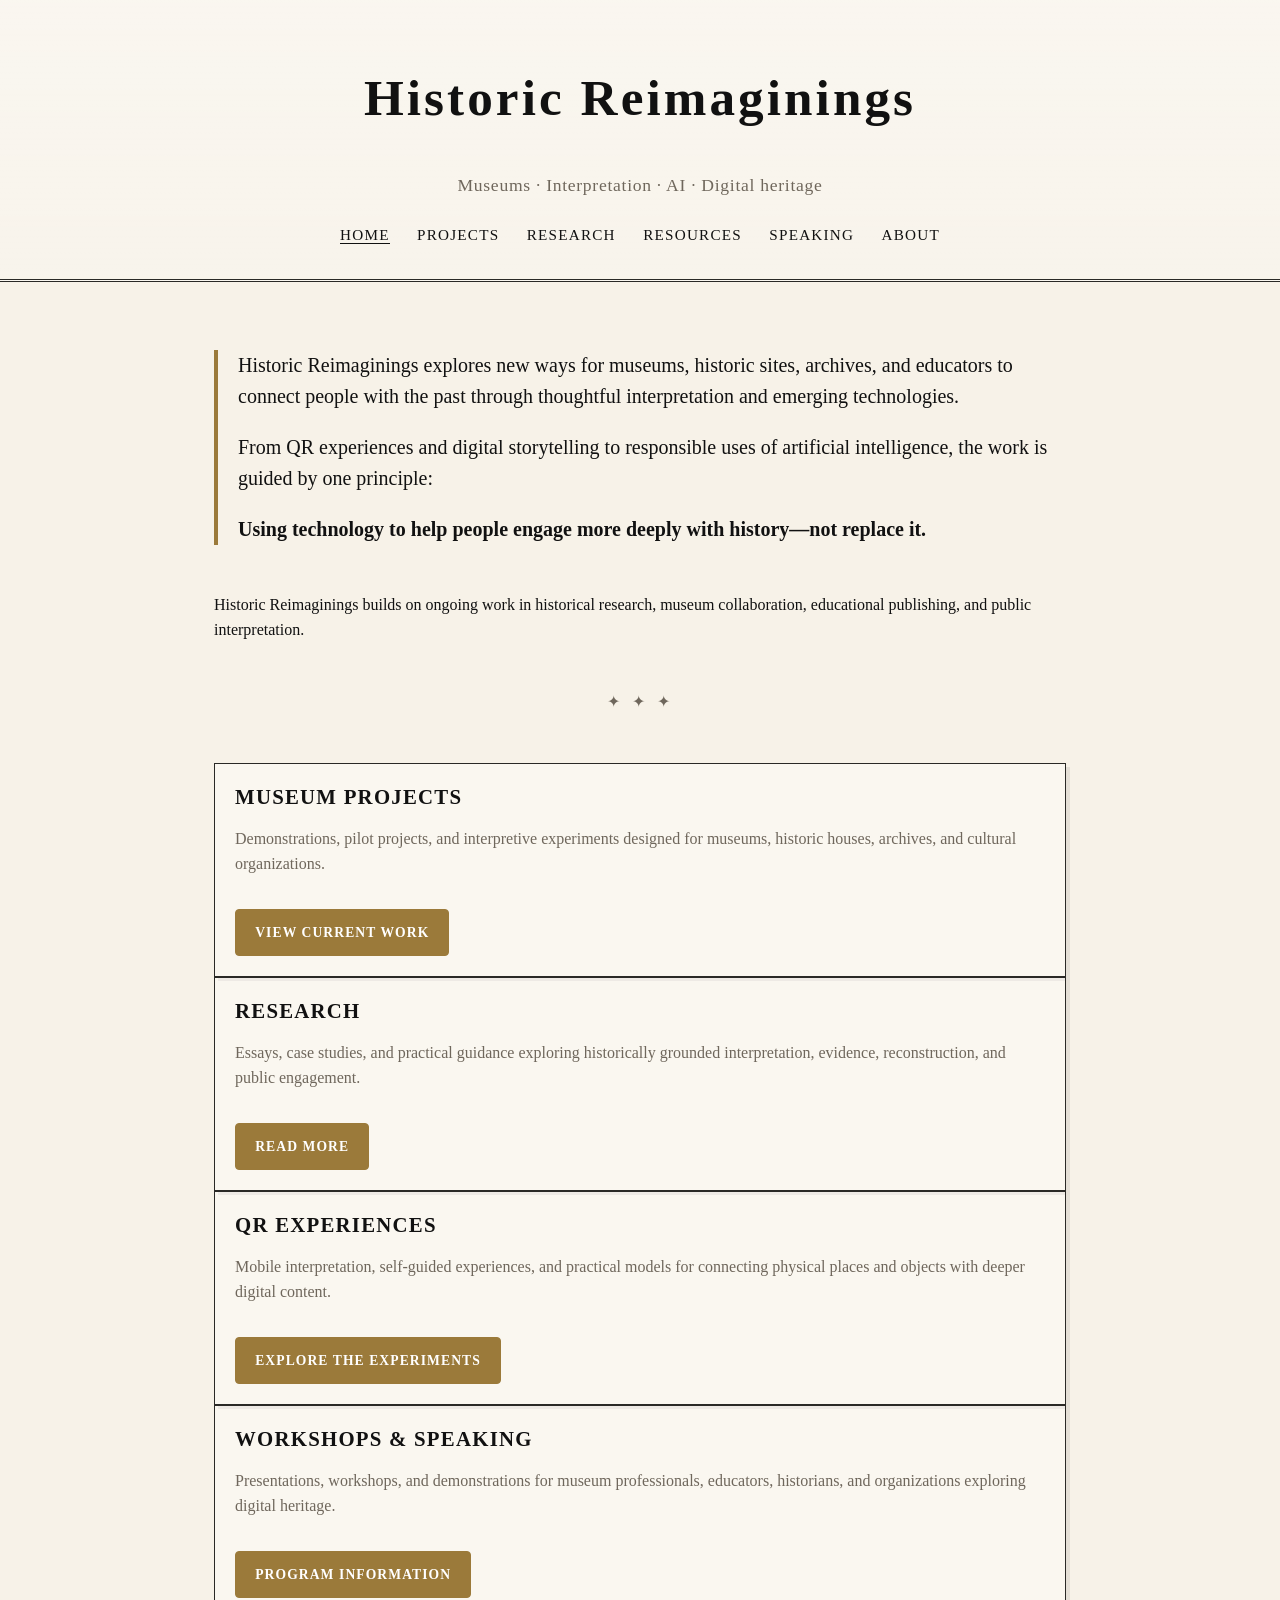
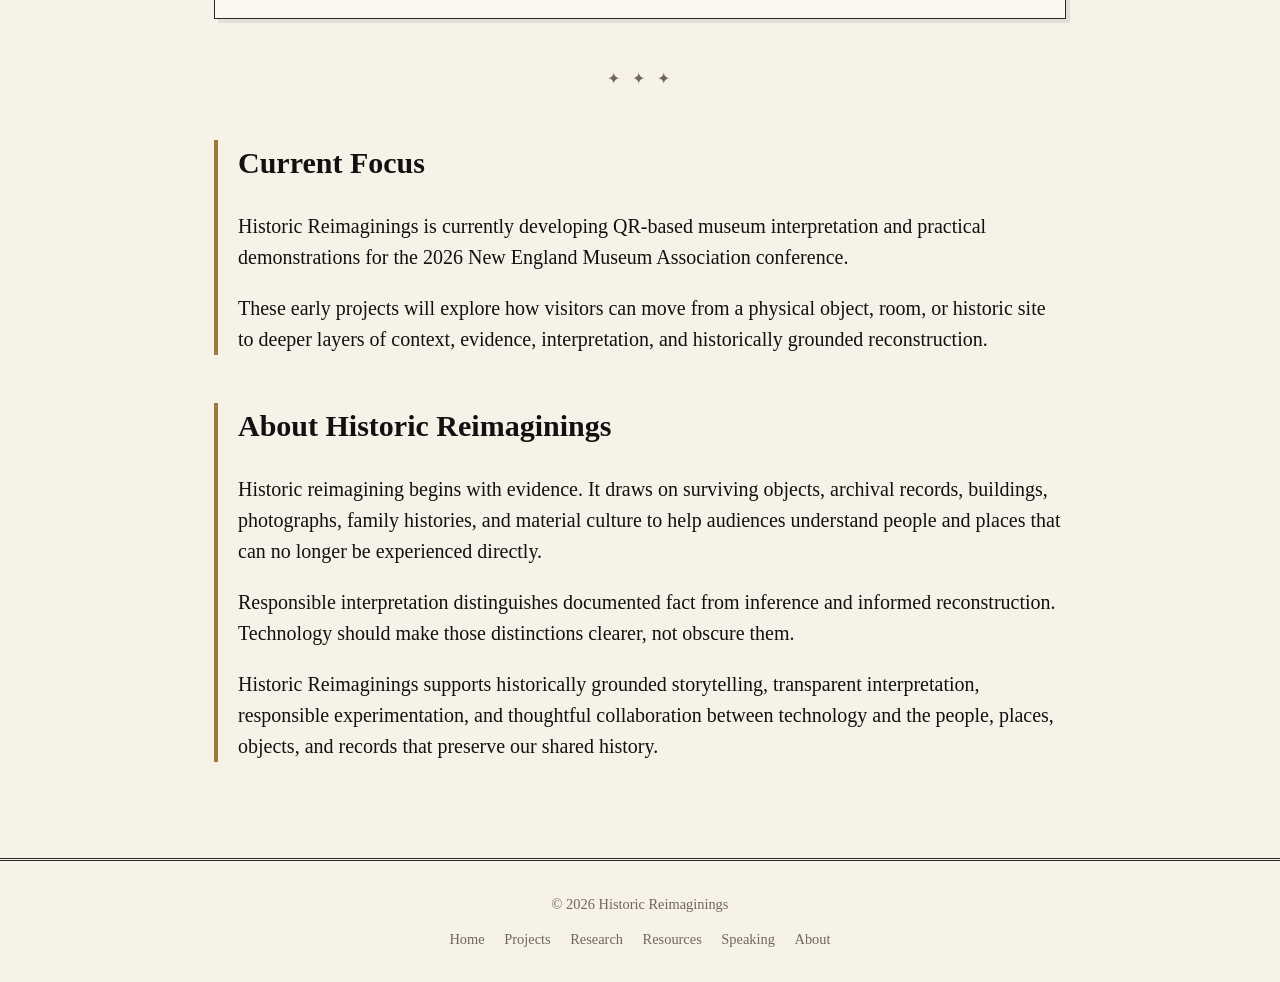
<file: index.html>
<!doctype html>
<html lang="en">
<head>
  <meta charset="utf-8">
  <title>Historic Reimaginings</title>
  <meta name="viewport" content="width=device-width, initial-scale=1">
<meta name="description" content="Historic Reimaginings explores thoughtful interpretation, QR experiences, AI, and digital storytelling for museums, historic sites, and archives.">

  <link rel="canonical" href="https://www.historicreimaginings.org/">

  <link rel="stylesheet" href="css/site.css">

  <!-- Icons -->
  <link rel="icon" type="image/png" sizes="16x16" href="images/favicon-16.png">
  <link rel="icon" type="image/png" sizes="32x32" href="images/favicon-32.png">
  <link rel="apple-touch-icon" href="images/apple-touch-icon.png">

  <!-- Counter.dev
       Replace the placeholder below with the Historic Reimaginings site ID. -->
  <script>
  if (localStorage.getItem("CounterDevIgnore") !== "true") {
      const counterId = "REPLACE_WITH_COUNTER_DEV_ID";

      if (counterId !== "REPLACE_WITH_COUNTER_DEV_ID") {
          const script = document.createElement("script");
          script.src = "https://cdn.counter.dev/script.js";
          script.dataset.id = counterId;
          script.dataset.utcoffset = "-7";
          script.dataset.trackPath = "true";
          script.defer = true;
          document.head.appendChild(script);
      }
  } else {
      console.log("Counter.dev disabled for this browser.");
  }
  </script>
</head>

<body>

<a class="skip" href="#main">Skip to content</a>

<header>
  <!-- Add the Historic Reimaginings logo here when available. -->

  <h1>Historic Reimaginings</h1>

  <p class="tagline">
    Museums · Interpretation · AI · Digital heritage
  </p>

  <nav aria-label="Primary navigation">
    <a href="index.html" aria-current="page">Home</a>
    <a href="#projects">Projects</a>
    <a href="#research">Research</a>
    <a href="#resources">Resources</a>
    <a href="#speaking">Speaking</a>
    <a href="#about">About</a>
  </nav>
</header>

<main id="main" class="container">

  <section class="intro">
    <p>
      Historic Reimaginings explores new ways for museums, historic sites,
      archives, and educators to connect people with the past through thoughtful
      interpretation and emerging technologies.
    </p>

    <p>
      From QR experiences and digital storytelling to responsible uses of
      artificial intelligence, the work is guided by one principle:
    </p>

    <p>
      <strong>
        Using technology to help people engage more deeply with history—not replace it.
      </strong>
    </p>
  </section>

  <p>
    Historic Reimaginings builds on ongoing work in historical research,
    museum collaboration, educational publishing, and public interpretation.
  </p>

  <div class="section-rule">✦ ✦ ✦</div>

  <section class="cards" aria-label="Historic Reimaginings areas of work">

    <article class="card" id="projects">
      <h2>Museum Projects</h2>

      <p>
        Demonstrations, pilot projects, and interpretive experiments designed
        for museums, historic houses, archives, and cultural organizations.
      </p>

      <a class="button" href="#current-focus">
        View Current Work
      </a>
    </article>

    <article class="card" id="research">
      <h2>Research</h2>

      <p>
        Essays, case studies, and practical guidance exploring historically
        grounded interpretation, evidence, reconstruction, and public engagement.
      </p>

      <a class="button" href="#current-focus">
        Read More
      </a>
    </article>

    <article class="card" id="resources">
      <h2>QR Experiences</h2>

      <p>
        Mobile interpretation, self-guided experiences, and practical models
        for connecting physical places and objects with deeper digital content.
      </p>

      <a class="button" href="#current-focus">
        Explore the Experiments
      </a>
    </article>

    <article class="card" id="speaking">
      <h2>Workshops &amp; Speaking</h2>

      <p>
        Presentations, workshops, and demonstrations for museum professionals,
        educators, historians, and organizations exploring digital heritage.
      </p>

      <a class="button" href="#current-focus">
        Program Information
      </a>
    </article>

  </section>

  <div class="section-rule">✦ ✦ ✦</div>

  <section class="intro" id="current-focus">
    <h2>Current Focus</h2>

    <p>
      Historic Reimaginings is currently developing QR-based museum
      interpretation and practical demonstrations for the 2026 New England
      Museum Association conference.
    </p>

    <p>
      These early projects will explore how visitors can move from a physical
      object, room, or historic site to deeper layers of context, evidence,
      interpretation, and historically grounded reconstruction.
    </p>
  </section>

  <section class="intro" id="about">
    <h2>About Historic Reimaginings</h2>

    <p>
      Historic reimagining begins with evidence. It draws on surviving objects,
      archival records, buildings, photographs, family histories, and material
      culture to help audiences understand people and places that can no longer
      be experienced directly.
    </p>

    <p>
      Responsible interpretation distinguishes documented fact from inference
      and informed reconstruction. Technology should make those distinctions
      clearer, not obscure them.
    </p>

    <p>
      Historic Reimaginings supports historically grounded storytelling,
      transparent interpretation, responsible experimentation, and thoughtful
      collaboration between technology and the people, places, objects, and
      records that preserve our shared history.
    </p>
  </section>

</main>

<footer>

  <div class="footergrid">

    <div>
      © 2026 Historic Reimaginings
    </div>

    <div class="smalllinks">
      <a href="index.html">Home</a>
      <a href="#projects">Projects</a>
      <a href="#research">Research</a>
      <a href="#resources">Resources</a>
      <a href="#speaking">Speaking</a>
      <a href="#about">About</a>
    </div>

  </div>

</footer>

</body>
</html>
</file>
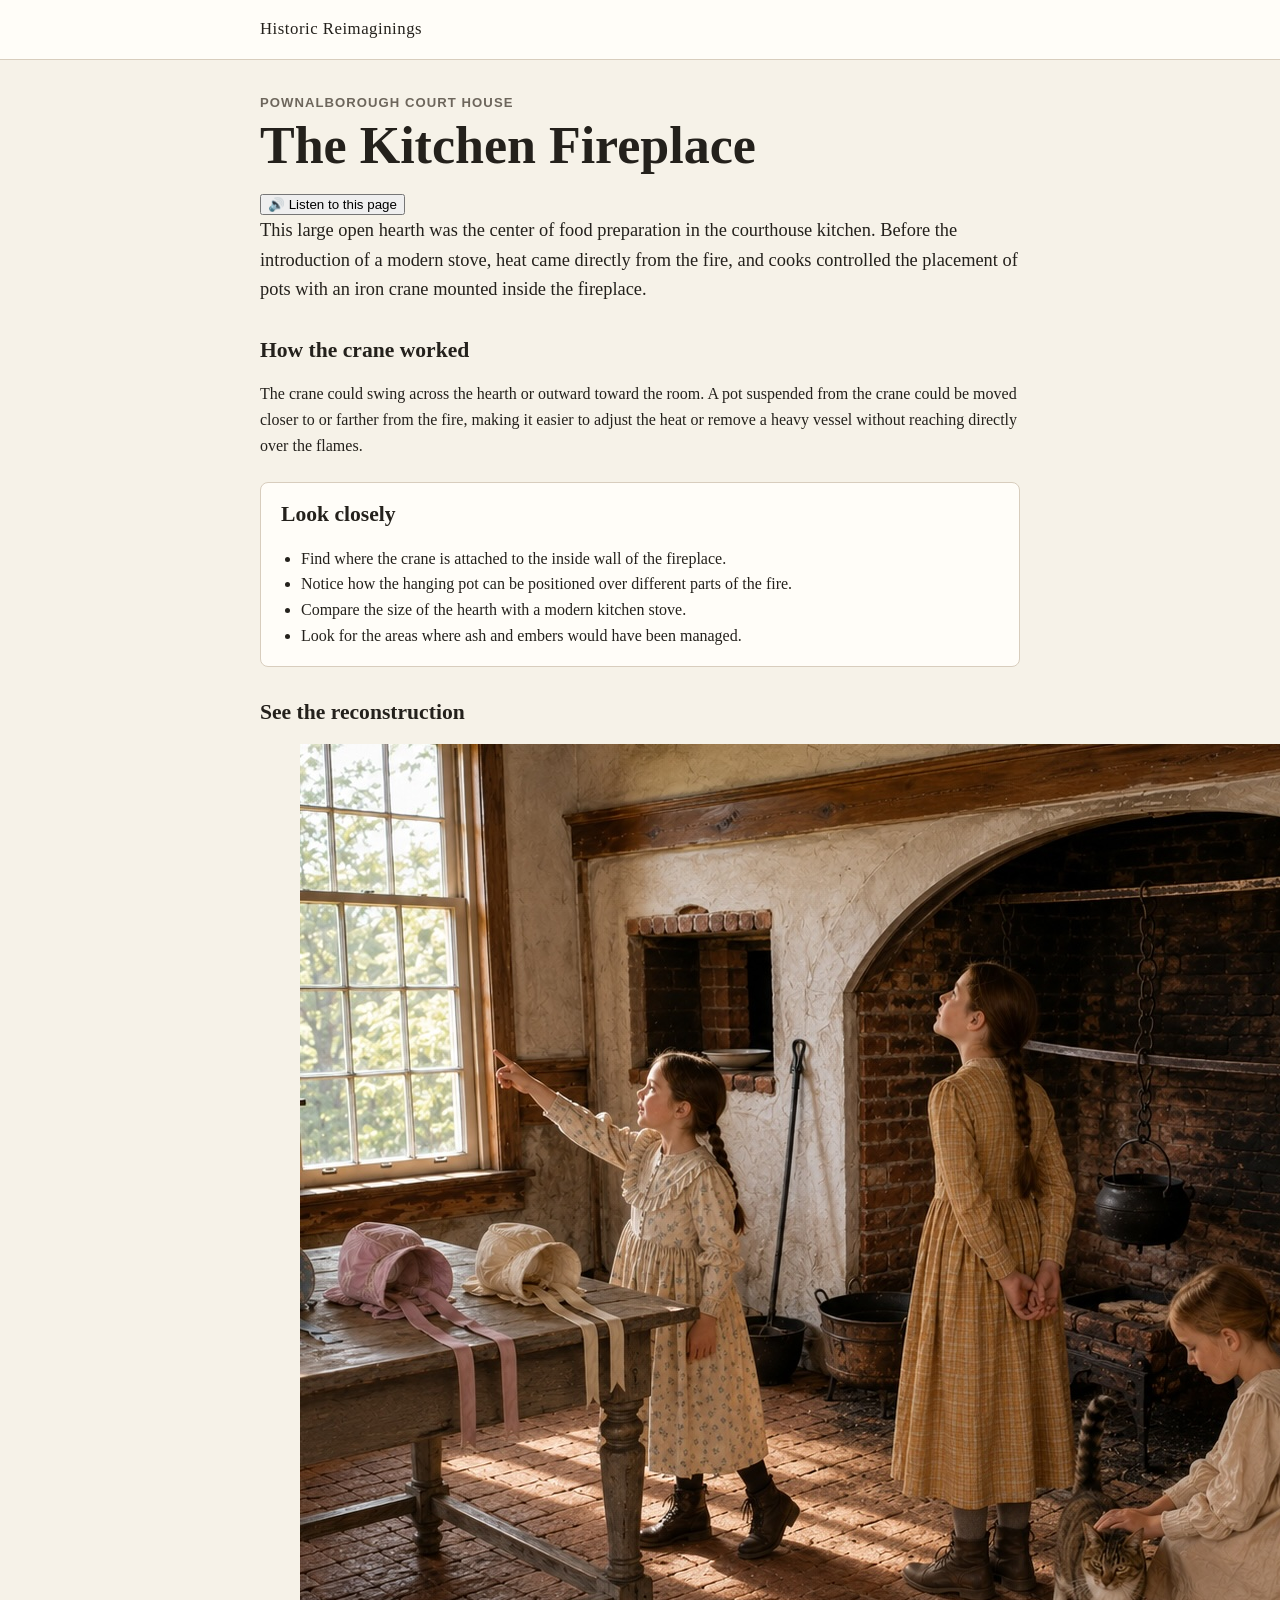
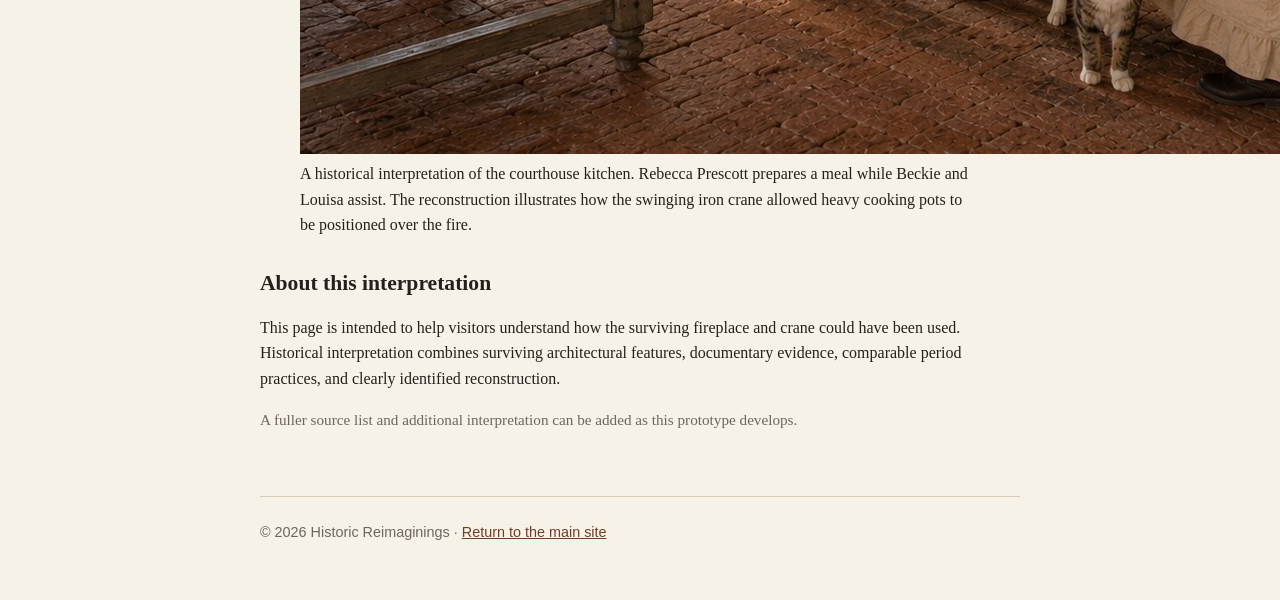
<file: qr/pch/html/kitchen-fireplace.html>
<!doctype html>
<html lang="en">
<head>
  <meta charset="utf-8">
  <meta name="viewport" content="width=device-width, initial-scale=1">
  <title>The Kitchen Fireplace | Historic Reimaginings</title>
  <meta name="description" content="Explore the kitchen fireplace at Pownalborough Court House and learn how its swinging iron crane supported cooking over an open hearth.">
  <meta name="robots" content="noindex, nofollow">
  <link rel="canonical" href="https://historicreimaginings.org/qr/kitchen-fireplace.html">
  <style>
    :root { color-scheme: light; --background:#f6f2e8; --surface:#fffdf8; --text:#24211c; --muted:#6d665c; --accent:#6f3f25; --border:#d8cdbd; --max-width:760px; }
    * { box-sizing:border-box; }
    body { margin:0; background:var(--background); color:var(--text); font-family:Georgia,"Times New Roman",serif; line-height:1.6; }
    a { color:var(--accent); }
    header { border-bottom:1px solid var(--border); background:var(--surface); }
    .site-header, main, footer { width:min(calc(100% - 2rem),var(--max-width)); margin-inline:auto; }
    .site-header { padding:1rem 0; }
    .site-name { margin:0; font-size:1.05rem; letter-spacing:.03em; }
    .site-name a { color:var(--text); text-decoration:none; }
    main { padding:2rem 0 3rem; }
    .eyebrow { margin:0 0 .35rem; color:var(--muted); font-family:Arial,Helvetica,sans-serif; font-size:.82rem; font-weight:700; letter-spacing:.08em; text-transform:uppercase; }
    h1 { margin:0 0 1rem; font-size:clamp(2rem,8vw,3.25rem); line-height:1.08; }
    h2 { margin-top:2rem; font-size:1.35rem; line-height:1.25; }
    p { margin:0 0 1rem; }
    .intro { font-size:1.15rem; }
    .look-closely { margin:1.5rem 0; padding:1.1rem 1.25rem; border:1px solid var(--border); border-radius:.5rem; background:var(--surface); }
    .look-closely h2 { margin-top:0; }
    ul { margin-bottom:0; padding-left:1.25rem; }
    .media-placeholder { display:grid; min-height:220px; place-items:center; margin:1rem 0; padding:1.5rem; border:1px dashed var(--border); border-radius:.5rem; background:var(--surface); color:var(--muted); text-align:center; }
    .note { color:var(--muted); font-size:.95rem; }
    footer { padding:1.5rem 0 2.5rem; border-top:1px solid var(--border); color:var(--muted); font-family:Arial,Helvetica,sans-serif; font-size:.9rem; }
    @media (max-width:480px) { main { padding-top:1.4rem; } }
  </style>
</head>
<body>
  <header>
    <div class="site-header">
      <p class="site-name"><a href="https://historicreimaginings.org/">Historic Reimaginings</a></p>
    </div>
  </header>

  <main>
    <p class="eyebrow">Pownalborough Court House</p>
    <h1>The Kitchen Fireplace</h1>

<button id="speakBtn" class="speak-button">
    🔊 Listen to this page
</button>

    <p class="intro">This large open hearth was the center of food preparation in the courthouse kitchen. Before the introduction of a modern stove, heat came directly from the fire, and cooks controlled the placement of pots with an iron crane mounted inside the fireplace.</p>

    <h2>How the crane worked</h2>
    <p>The crane could swing across the hearth or outward toward the room. A pot suspended from the crane could be moved closer to or farther from the fire, making it easier to adjust the heat or remove a heavy vessel without reaching directly over the flames.</p>

    <section class="look-closely" aria-labelledby="look-closely-heading">
      <h2 id="look-closely-heading">Look closely</h2>
      <ul>
        <li>Find where the crane is attached to the inside wall of the fireplace.</li>
        <li>Notice how the hanging pot can be positioned over different parts of the fire.</li>
        <li>Compare the size of the hearth with a modern kitchen stove.</li>
        <li>Look for the areas where ash and embers would have been managed.</li>
      </ul>
    </section>

    <h2>See the reconstruction</h2>

    <figure class="interpretation">
       <img
          src="../assets/kitchen-fireplace.jpg"
          alt="Historical interpretation showing Rebecca, Beckie, and Louisa preparing a meal in the Pownalborough Court House kitchen using the fireplace and swinging crane.">

       <figcaption>
        A historical interpretation of the courthouse kitchen. Rebecca Prescott prepares a meal while
        Beckie and Louisa assist. The reconstruction illustrates how the swinging iron crane allowed
        heavy cooking pots to be positioned over the fire.
       </figcaption>
    </figure>

    <h2>About this interpretation</h2>
    <p>This page is intended to help visitors understand how the surviving fireplace and crane could have been used. Historical interpretation combines surviving architectural features, documentary evidence, comparable period practices, and clearly identified reconstruction.</p>
    <p class="note">A fuller source list and additional interpretation can be added as this prototype develops.</p>
  </main>

  <footer>
    <p>© 2026 Historic Reimaginings · <a href="https://historicreimaginings.org/">Return to the main site</a></p>
  </footer>

<!-- Counter.dev -->
<script>
if (localStorage.getItem("CounterDevIgnore") !== "true") {
    const script = document.createElement("script");
    script.src = "https://cdn.counter.dev/script.js";
    script.dataset.id = "800e0f07-e8c7-43c4-bdaf-617aab5c0504";
    script.dataset.utcoffset = "-7";
    script.dataset.trackPath = "true";
    script.defer = true;
    document.head.appendChild(script);
} else {
    console.log("Counter.dev disabled for this browser.");
}
</script>


<script>
const btn = document.getElementById("speakBtn");
let currentSpeech = null;

function selectBestVoice() {
    const voices = speechSynthesis.getVoices();

    const preferredNames = [
        "Samantha",
        "Ava",
        "Allison",
        "Susan",
        "Karen",
        "Daniel",
        "Microsoft Jenny Online",
        "Microsoft Aria Online",
        "Google US English"
    ];

    for (const name of preferredNames) {
        const match = voices.find(voice =>
            voice.name.includes(name) &&
            voice.lang.toLowerCase().startsWith("en")
        );

        if (match) return match;
    }

    return voices.find(voice =>
        voice.lang.toLowerCase() === "en-us"
    ) || voices.find(voice =>
        voice.lang.toLowerCase().startsWith("en")
    );
}

btn.addEventListener("click", function () {
    if (!("speechSynthesis" in window)) {
        alert("Speech is not supported by this browser.");
        return;
    }

    if (speechSynthesis.speaking) {
        speechSynthesis.cancel();
        btn.textContent = "🔊 Listen";
        return;
    }

    let text = "";

    document
        .querySelectorAll("main h1, main h2, main p, main li")
        .forEach(element => {
            if (!element.closest("footer")) {
                text += element.innerText + ". ";
            }
        });

    currentSpeech = new SpeechSynthesisUtterance(text);
    currentSpeech.lang = "en-US";
    currentSpeech.rate = 0.88;
    currentSpeech.pitch = 1;
    currentSpeech.volume = 1;

    const voice = selectBestVoice();
    if (voice) currentSpeech.voice = voice;

    currentSpeech.onstart = function () {
        btn.textContent = "■ Stop";
    };

    currentSpeech.onend = function () {
        btn.textContent = "🔊 Listen";
        currentSpeech = null;
    };

    currentSpeech.onerror = function () {
        btn.textContent = "🔊 Listen";
        currentSpeech = null;
    };

    speechSynthesis.speak(currentSpeech);
});

speechSynthesis.addEventListener("voiceschanged", selectBestVoice);
</script>




</body>
</html>
</file>
<file: css/site.css>
:root {
  --ink: #111;
  --paper: #f7f2e8;
  --rule: #2a2926;
  --soft: #6f675c;
  --brass: #9b7a3a;
  --card: rgba(255, 255, 255, 0.35);
  --shadow: 4px 4px 0 rgba(0,0,0,.08);
}

* {
  box-sizing: border-box;
}

body {
  margin: 0;
  background: var(--paper);
  color: var(--ink);
  font-family: Georgia, "Times New Roman", serif;
  line-height: 1.55;
}

a {
  color: var(--ink);
}

header {
  text-align: center;
  padding: 1.5rem 1.5rem 2rem;
  border-bottom: 3px double var(--rule);
  background:
    linear-gradient(rgba(255,255,255,.35), rgba(255,255,255,.15)),
    var(--paper);
}

.logo {
  width: 220px;
  max-width: 70%;
  margin-bottom: .1rem;
}

header h1 {
  font-size: clamp(2rem, 4vw, 3.2rem);
  letter-spacing: .06em;
}

.tagline {
  margin-top: .5rem;
  color: var(--soft);
  font-size: 1.1rem;
  letter-spacing: .04em;
}

nav {
  margin-top: 1.5rem;
  font-size: .95rem;
  text-transform: uppercase;
  letter-spacing: .08em;
}

nav a {
  color: var(--ink);
  text-decoration: none;
  margin: 0 .7rem;
}

nav a:hover,
nav a[aria-current="page"] {
  border-bottom: 1px solid var(--ink);
}

main,
.container {
  max-width: 900px;
  margin: 0 auto;
  padding: 3rem 1.5rem;
}

.section {
  margin-bottom: 3rem;
}

.section h1 {
  font-size: clamp(1.8rem, 3vw, 2.4rem);
}

.section h2 {
  font-size: 1.7rem;
  letter-spacing: .04em;
  text-transform: uppercase;
}

.section p {
  max-width: 72ch;
}

.intro {
  font-size: 1.25rem;
  border-left: 4px solid var(--brass);
  padding-left: 1.25rem;
  margin-bottom: 3rem;
}

.section-rule {
  text-align: center;
  margin: 3rem 0;
  color: var(--soft);
  letter-spacing: .25em;
}

.cards {
  grid-template-columns: repeat(auto-fit, minmax(280px, 1fr));
}

.card {
  border: 1px solid var(--rule);
  padding: 1.25rem;
  background: var(--card);
  box-shadow: var(--shadow);
}

.card h2 {
  margin-top: 0;
  font-size: 1.3rem;
  text-transform: uppercase;
  letter-spacing: .06em;
}

.card p {
  color: var(--soft);
}

.card {
  overflow-wrap: anywhere;
}

.card h2 {
  line-height: 1.25;
}

.card a {
  overflow-wrap: anywhere;
}

.email-link {
  font-size: 1rem;
  word-break: break-word;
}

.button {
display: inline-block;
margin-top: 1rem;
padding: .75rem 1.2rem;

background: var(--brass);
color: white;

border: 1px solid var(--brass);
text-decoration: none;

text-transform: uppercase;
letter-spacing: .08em;
font-size: .85rem;
font-weight: 600;
}

.button:hover {
  background: var(--ink);
  border-color: var(--ink);
  color: var(--paper);
}

.button {
  border-radius: 4px;
}

.table {
  width: 100%;
  border-collapse: collapse;
  border: 1px solid var(--rule);
  background: rgba(255,255,255,.35);
}

.table th,
.table td {
  padding: .9rem;
  border-bottom: 1px solid var(--rule);
  text-align: left;
  vertical-align: top;
}

.table th {
  text-transform: uppercase;
  letter-spacing: .06em;
  font-size: .9rem;
}

.table tr:last-child td {
  border-bottom: none;
}

footer {
  border-top: 3px double var(--rule);
  text-align: center;
  padding: 2rem 1rem;
  color: var(--soft);
  font-size: .9rem;
}

.footergrid {
  max-width: 900px;
  margin: 0 auto;
}

.smalllinks {
  margin-top: .75rem;
}

.smalllinks a {
  color: var(--soft);
  text-decoration: none;
  margin: 0 .5rem;
}

.smalllinks a:hover {
  color: var(--ink);
  border-bottom: 1px solid var(--ink);
}

.skip {
  position: absolute;
  left: -9999px;
}

.skip:focus {
  left: 1rem;
  top: 1rem;
  background: var(--paper);
  border: 1px solid var(--rule);
  padding: .5rem .75rem;
  z-index: 1000;
}

@media (max-width: 700px) {
  nav a {
    display: inline-block;
    margin: .35rem .45rem;
  }

  main,
  .container {
    padding: 2rem 1rem;
  }

  .logo {
    width: 180px;
  }
}



/* ===== Audio Narration Button ===== */

.speak-button {
    display: inline-block;
    margin: 1rem 0 2rem;
    padding: .75rem 1.2rem;

    background: var(--brass);
    color: white;

    border: 1px solid var(--brass);
    border-radius: 4px;

    font-family: Arial, Helvetica, sans-serif;
    font-size: .95rem;
    font-weight: 600;
    letter-spacing: .04em;

    cursor: pointer;
}

.speak-button:hover {
    background: var(--ink);
    border-color: var(--ink);
}

.speak-button:active {
    transform: translateY(1px);
}
</file>
